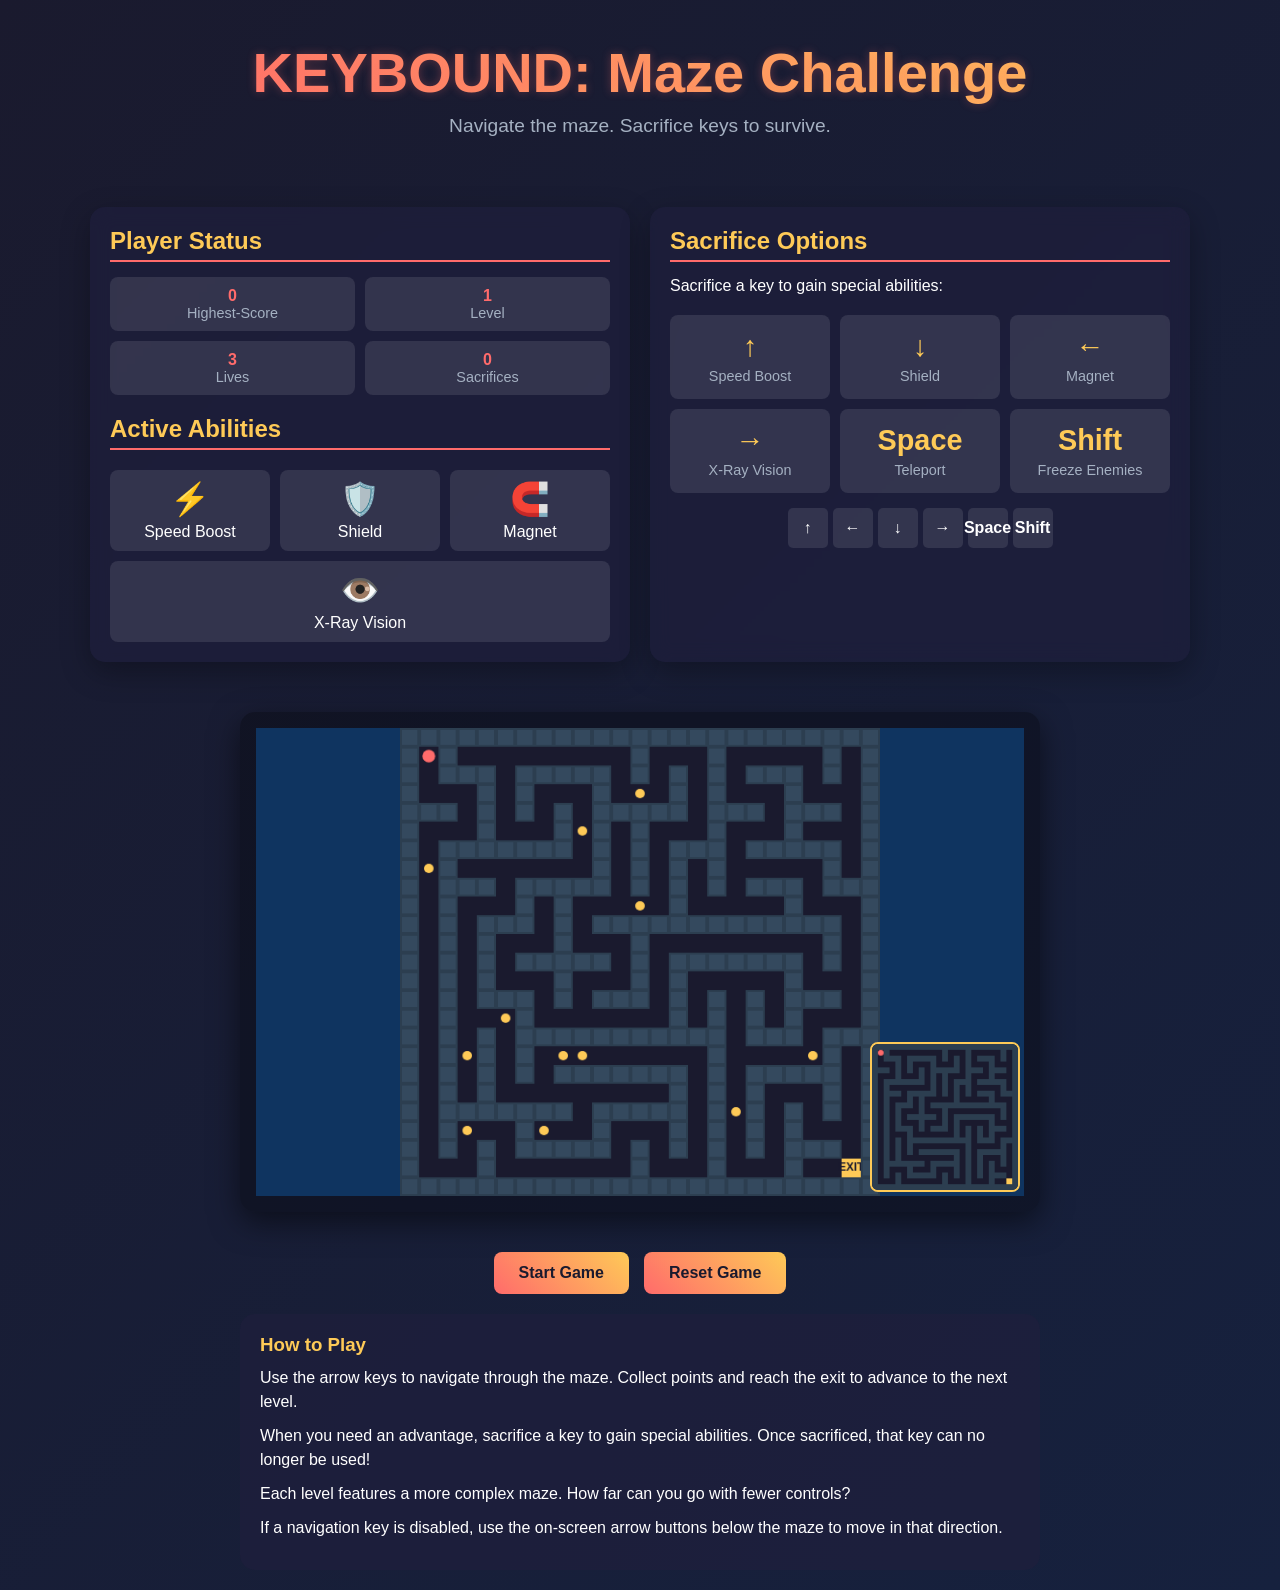
<file: index.html>
<!DOCTYPE html>
<html lang="en">
<head>
    <meta charset="UTF-8">
    <meta name="viewport" content="width=device-width, initial-scale=1.0">
    <title>KEYBOUND: Maze Challenge</title>
    <link rel="stylesheet" href="style.css">
</head>
<body>
    <div class="container">
        <header id="head">
            <h1> KEYBOUND: Maze Challenge</h1>
            <p class="subtitle">Navigate the maze. Sacrifice keys to survive.</p>
        </header>
        
        <div class="game-area" id="gameArea">
            <div class="player-section">
                <h2 class="section-title">Player Status</h2>
                <div class="stats">
                    <div class="stat">
                        <div class="stat-value" id="high">0</div>
                        <div class="stat-label">Highest-Score</div>
                    </div>
                    <div class="stat">
                        <div class="stat-value" id="leve">1</div>
                        <div class="stat-label">Level</div>
                    </div>
                    <div class="stat">
                        <div class="stat-value" id="">3</div>
                        <div class="stat-label">Lives</div>
                    </div>
                    <div class="stat">
                        <div class="stat-value" id="sacrifices">0</div>
                        <div class="stat-label">Sacrifices</div>
                    </div>
                </div>
                
                <h3 class="section-title">Active Abilities</h3>
                <div class="abilities">
                    <div class="ability" id="ability-speed">
                        <div class="ability-icon">⚡</div>
                        <div>Speed Boost</div>
                    </div>
                    <div class="ability" id="ability-shield">
                        <div class="ability-icon">🛡️</div>
                        <div>Shield</div>
                    </div>
                    <div class="ability" id="ability-magnet">
                        <div class="ability-icon">🧲</div>
                        <div>Magnet</div>
                    </div>
                    <div class="ability" id="ability-vision">
                        <div class="ability-icon">👁️</div>
                        <div>X-Ray Vision</div>
                    </div>
                </div>
            </div>
            
            <div class="sacrifice-section">
                <h2 class="section-title">Sacrifice Options</h2>
                <p>Sacrifice a key to gain special abilities:</p>
                
                <div class="sacrifice-options">
                    <div class="sacrifice-option" data-key="ArrowUp" data-ability="speed">
                        <div class="key">↑</div>
                        <div class="sacrifice-effect">Speed Boost</div>
                    </div>
                    <div class="sacrifice-option" data-key="ArrowDown" data-ability="shield">
                        <div class="key">↓</div>
                        <div class="sacrifice-effect">Shield</div>
                    </div>
                    <div class="sacrifice-option" data-key="ArrowLeft" data-ability="magnet">
                        <div class="key">←</div>
                        <div class="sacrifice-effect">Magnet</div>
                    </div>
                    <div class="sacrifice-option" data-key="ArrowRight" data-ability="vision">
                        <div class="key">→</div>
                        <div class="sacrifice-effect">X-Ray Vision</div>
                    </div>
                    <div class="sacrifice-option" data-key="Space" data-ability="teleport">
                        <div class="key">Space</div>
                        <div class="sacrifice-effect">Teleport</div>
                    </div>
                    <div class="sacrifice-option" data-key="Shift" data-ability="freeze">
                        <div class="key">Shift</div>
                        <div class="sacrifice-effect">Freeze Enemies</div>
                    </div>
                </div>
                
                <div class="keyboard">
                    <div class="keyboard-key" data-key="ArrowUp">↑</div>
                    <div class="keyboard-key" data-key="ArrowLeft">←</div>
                    <div class="keyboard-key" data-key="ArrowDown">↓</div>
                    <div class="keyboard-key" data-key="ArrowRight">→</div>
                    <div class="keyboard-key" data-key="Space">Space</div>
                    <div class="keyboard-key" data-key="Shift">Shift</div>
                </div>
            </div>
        </div>
        
        <div class="maze-container">
            <div id="gamestats">
                <span class="stat-value" id="score"></span>
                <span class="stat-value" id="lives"></span>
                <span class="stat-value" id="level"></span>
            </div>
            <canvas id="mazeCanvas"></canvas>
            <canvas class="mini-map" id="miniMap"></canvas>
            <div class="message" id="gameMessage">Game Over</div>
            
            <div id="onscreen-controls" style="display:none; text-align:center; margin:10px 0;">
                <button class="nav-btn" data-dir="ArrowUp">↑</button>
                <button class="nav-btn" data-dir="ArrowLeft">←</button>
                <button class="nav-btn" data-dir="ArrowDown">↓</button>
                <button class="nav-btn" data-dir="ArrowRight">→</button>
            </div>
        </div>
        
        <div class="controls">
            <button id="startButton">Start Game</button>
            <button id="resetButton">Reset Game</button>
        </div>
        
        <div class="instructions" id="play">
            <h3>How to Play</h3>
            <p>Use the arrow keys to navigate through the maze. Collect points and reach the exit to advance to the next level.</p>
            <p>When you need an advantage, sacrifice a key to gain special abilities. Once sacrificed, that key can no longer be used!</p>
            <p>Each level features a more complex maze. How far can you go with fewer controls?</p>
            <p>If a navigation key is disabled, use the on-screen arrow buttons below the maze to move in that direction.</p>
        </div>
    </div>
    <script src="script.js"></script>
</body>
</html>
</file>
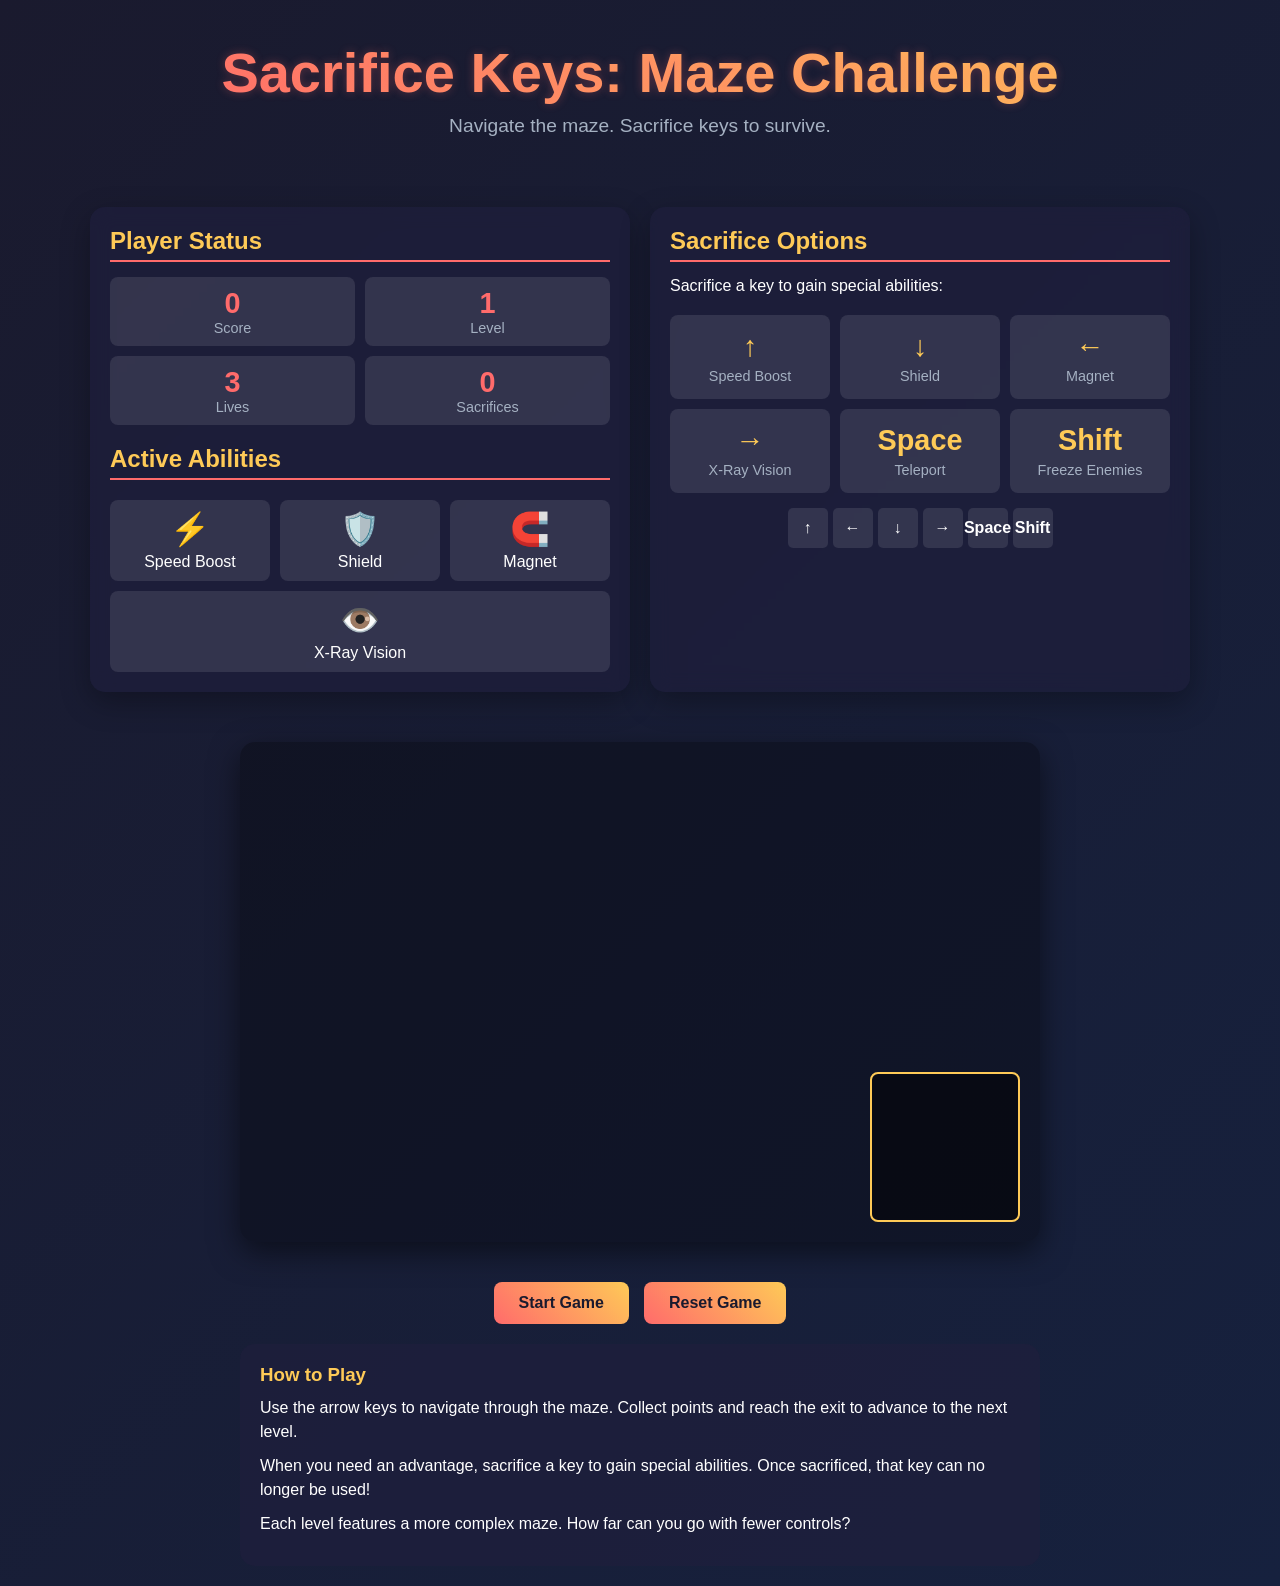
<file: Update.html>
<!DOCTYPE html>
<html lang="en">
<head>
    <meta charset="UTF-8">
    <meta name="viewport" content="width=device-width, initial-scale=1.0">
    <title>Sacrifice Keys: Maze Challenge</title>
    <style>
        * {
            margin: 0;
            padding: 0;
            box-sizing: border-box;
            font-family: 'Segoe UI', Tahoma, Geneva, Verdana, sans-serif;
        }
        
        body {
            background: linear-gradient(135deg, #1a1a2e 0%, #16213e 100%);
            color: #fff;
            min-height: 100vh;
            display: flex;
            flex-direction: column;
            align-items: center;
            padding: 20px;
            overflow-x: hidden;
        }
        
        .container {
            max-width: 1100px;
            width: 100%;
            display: flex;
            flex-direction: column;
            align-items: center;
        }
        
        header {
            text-align: center;
            margin-bottom: 30px;
            padding: 20px;
            width: 100%;
        }
        
        h1 {
            font-size: 3.5rem;
            margin-bottom: 10px;
            background: linear-gradient(45deg, #ff6b6b, #feca57);
            -webkit-background-clip: text;
            background-clip: text;
            color: transparent;
            text-shadow: 0 0 10px rgba(255, 107, 107, 0.3);
        }
        
        .subtitle {
            font-size: 1.2rem;
            color: #a5b1c2;
            margin-bottom: 20px;
        }
        
        .game-area {
            display: flex;
            flex-wrap: wrap;
            gap: 20px;
            justify-content: center;
            width: 100%;
            margin-bottom: 30px;
        }
        
        .player-section {
            flex: 1;
            min-width: 300px;
            background: rgba(30, 30, 60, 0.7);
            border-radius: 15px;
            padding: 20px;
            box-shadow: 0 10px 30px rgba(0, 0, 0, 0.3);
            backdrop-filter: blur(10px);
        }
        
        .sacrifice-section {
            flex: 1;
            min-width: 300px;
            background: rgba(30, 30, 60, 0.7);
            border-radius: 15px;
            padding: 20px;
            box-shadow: 0 10px 30px rgba(0, 0, 0, 0.3);
            backdrop-filter: blur(10px);
        }
        
        .section-title {
            font-size: 1.5rem;
            margin-bottom: 15px;
            color: #feca57;
            border-bottom: 2px solid #ff6b6b;
            padding-bottom: 5px;
        }
        
        .stats {
            display: grid;
            grid-template-columns: 1fr 1fr;
            gap: 10px;
            margin-bottom: 20px;
        }
        
        .stat {
            background: rgba(255, 255, 255, 0.1);
            padding: 10px;
            border-radius: 8px;
            text-align: center;
        }
        
        .stat-value {
            font-size: 1.8rem;
            font-weight: bold;
            color: #ff6b6b;
        }
        
        .stat-label {
            font-size: 0.9rem;
            color: #a5b1c2;
        }
        
        .abilities {
            display: flex;
            flex-wrap: wrap;
            gap: 10px;
            margin-top: 20px;
        }
        
        .ability {
            background: rgba(255, 255, 255, 0.1);
            padding: 10px;
            border-radius: 8px;
            text-align: center;
            flex: 1;
            min-width: 120px;
            transition: transform 0.3s, box-shadow 0.3s;
        }
        
        .ability.active {
            background: rgba(255, 107, 107, 0.3);
            box-shadow: 0 0 15px rgba(255, 107, 107, 0.5);
            transform: scale(1.05);
        }
        
        .ability-icon {
            font-size: 2rem;
            margin-bottom: 5px;
        }
        
        .sacrifice-options {
            display: grid;
            grid-template-columns: repeat(3, 1fr);
            gap: 10px;
            margin-top: 20px;
        }
        
        .sacrifice-option {
            background: rgba(255, 255, 255, 0.1);
            padding: 15px;
            border-radius: 8px;
            text-align: center;
            cursor: pointer;
            transition: all 0.3s;
        }
        
        .sacrifice-option:hover {
            background: rgba(255, 107, 107, 0.3);
            transform: translateY(-5px);
        }
        
        .sacrifice-option.sacrificed {
            background: rgba(100, 100, 100, 0.5);
            opacity: 0.5;
            cursor: not-allowed;
        }
        
        .key {
            font-size: 1.8rem;
            font-weight: bold;
            color: #feca57;
            margin-bottom: 5px;
        }
        
        .sacrifice-effect {
            font-size: 0.9rem;
            color: #a5b1c2;
        }
        
        .maze-container {
            width: 100%;
            max-width: 800px;
            height: 500px;
            background: rgba(0, 0, 0, 0.3);
            border-radius: 15px;
            overflow: hidden;
            margin: 20px 0;
            position: relative;
            box-shadow: 0 10px 30px rgba(0, 0, 0, 0.5);
        }
        
        #mazeCanvas {
            width: 100%;
            height: 100%;
        }
        
        .controls {
            display: flex;
            gap: 15px;
            margin-top: 20px;
        }
        
        button {
            padding: 12px 25px;
            border: none;
            border-radius: 8px;
            background: linear-gradient(45deg, #ff6b6b, #feca57);
            color: #1a1a2e;
            font-weight: bold;
            cursor: pointer;
            transition: transform 0.3s, box-shadow 0.3s;
            font-size: 1rem;
        }
        
        button:hover {
            transform: translateY(-3px);
            box-shadow: 0 5px 15px rgba(255, 107, 107, 0.4);
        }
        
        button:disabled {
            background: #555;
            color: #999;
            cursor: not-allowed;
            transform: none;
            box-shadow: none;
        }
        
        .message {
            position: absolute;
            top: 50%;
            left: 50%;
            transform: translate(-50%, -50%);
            background: rgba(0, 0, 0, 0.8);
            padding: 20px 40px;
            border-radius: 10px;
            text-align: center;
            font-size: 1.5rem;
            color: #feca57;
            display: none;
            z-index: 10;
            box-shadow: 0 0 30px rgba(255, 107, 107, 0.5);
        }
        
        .instructions {
            background: rgba(30, 30, 60, 0.7);
            border-radius: 15px;
            padding: 20px;
            margin-top: 20px;
            width: 100%;
            max-width: 800px;
        }
        
        .instructions h3 {
            color: #feca57;
            margin-bottom: 10px;
        }
        
        .instructions p {
            margin-bottom: 10px;
            line-height: 1.5;
        }
        
        .keyboard {
            display: flex;
            flex-wrap: wrap;
            justify-content: center;
            gap: 5px;
            margin-top: 15px;
            max-width: 600px;
        }
        
        .keyboard-key {
            width: 40px;
            height: 40px;
            background: rgba(255, 255, 255, 0.1);
            display: flex;
            align-items: center;
            justify-content: center;
            border-radius: 5px;
            font-weight: bold;
            transition: all 0.3s;
        }
        
        .keyboard-key.sacrificed {
            background: rgba(255, 107, 107, 0.3);
            transform: scale(0.9);
            opacity: 0.7;
        }
        
        .progress-bar {
            width: 100%;
            height: 10px;
            background: rgba(255, 255, 255, 0.1);
            border-radius: 5px;
            margin-top: 10px;
            overflow: hidden;
        }
        
        .progress {
            height: 100%;
            background: linear-gradient(90deg, #ff6b6b, #feca57);
            width: 0%;
            transition: width 0.5s;
        }
        
        .mini-map {
            width: 150px;
            height: 150px;
            background: rgba(0, 0, 0, 0.5);
            border: 2px solid #feca57;
            border-radius: 8px;
            position: absolute;
            bottom: 20px;
            right: 20px;
            z-index: 5;
        }
        
        @media (max-width: 768px) {
            .game-area {
                flex-direction: column;
            }
            
            .sacrifice-options {
                grid-template-columns: repeat(2, 1fr);
            }
            
            h1 {
                font-size: 2.5rem;
            }
            
            .mini-map {
                width: 100px;
                height: 100px;
                bottom: 10px;
                right: 10px;
            }
        }
    </style>
</head>
<body>
    <div class="container">
        <header>
            <h1>Sacrifice Keys: Maze Challenge</h1>
            <p class="subtitle">Navigate the maze. Sacrifice keys to survive.</p>
        </header>
        
        <div class="game-area">
            <div class="player-section">
                <h2 class="section-title">Player Status</h2>
                <div class="stats">
                    <div class="stat">
                        <div class="stat-value" id="score">0</div>
                        <div class="stat-label">Score</div>
                    </div>
                    <div class="stat">
                        <div class="stat-value" id="level">1</div>
                        <div class="stat-label">Level</div>
                    </div>
                    <div class="stat">
                        <div class="stat-value" id="lives">3</div>
                        <div class="stat-label">Lives</div>
                    </div>
                    <div class="stat">
                        <div class="stat-value" id="sacrifices">0</div>
                        <div class="stat-label">Sacrifices</div>
                    </div>
                </div>
                
                <h3 class="section-title">Active Abilities</h3>
                <div class="abilities">
                    <div class="ability" id="ability-speed">
                        <div class="ability-icon">⚡</div>
                        <div>Speed Boost</div>
                    </div>
                    <div class="ability" id="ability-shield">
                        <div class="ability-icon">🛡️</div>
                        <div>Shield</div>
                    </div>
                    <div class="ability" id="ability-magnet">
                        <div class="ability-icon">🧲</div>
                        <div>Magnet</div>
                    </div>
                    <div class="ability" id="ability-vision">
                        <div class="ability-icon">👁️</div>
                        <div>X-Ray Vision</div>
                    </div>
                </div>
            </div>
            
            <div class="sacrifice-section">
                <h2 class="section-title">Sacrifice Options</h2>
                <p>Sacrifice a key to gain special abilities:</p>
                
                <div class="sacrifice-options">
                    <div class="sacrifice-option" data-key="ArrowUp" data-ability="speed">
                        <div class="key">↑</div>
                        <div class="sacrifice-effect">Speed Boost</div>
                    </div>
                    <div class="sacrifice-option" data-key="ArrowDown" data-ability="shield">
                        <div class="key">↓</div>
                        <div class="sacrifice-effect">Shield</div>
                    </div>
                    <div class="sacrifice-option" data-key="ArrowLeft" data-ability="magnet">
                        <div class="key">←</div>
                        <div class="sacrifice-effect">Magnet</div>
                    </div>
                    <div class="sacrifice-option" data-key="ArrowRight" data-ability="vision">
                        <div class="key">→</div>
                        <div class="sacrifice-effect">X-Ray Vision</div>
                    </div>
                    <div class="sacrifice-option" data-key="Space" data-ability="teleport">
                        <div class="key">Space</div>
                        <div class="sacrifice-effect">Teleport</div>
                    </div>
                    <div class="sacrifice-option" data-key="Shift" data-ability="freeze">
                        <div class="key">Shift</div>
                        <div class="sacrifice-effect">Freeze Enemies</div>
                    </div>
                </div>
                
                <div class="keyboard">
                    <div class="keyboard-key" data-key="ArrowUp">↑</div>
                    <div class="keyboard-key" data-key="ArrowLeft">←</div>
                    <div class="keyboard-key" data-key="ArrowDown">↓</div>
                    <div class="keyboard-key" data-key="ArrowRight">→</div>
                    <div class="keyboard-key" data-key="Space">Space</div>
                    <div class="keyboard-key" data-key="Shift">Shift</div>
                </div>
            </div>
        </div>
        
        <div class="maze-container">
            <canvas id="mazeCanvas"></canvas>
            <div class="mini-map" id="miniMap"></div>
            <div class="message" id="gameMessage">Game Over</div>
        </div>
        
        <div class="controls">
            <button id="startButton">Start Game</button>
            <button id="resetButton">Reset Game</button>
        </div>
        
        <div class="instructions">
            <h3>How to Play</h3>
            <p>Use the arrow keys to navigate through the maze. Collect points and reach the exit to advance to the next level.</p>
            <p>When you need an advantage, sacrifice a key to gain special abilities. Once sacrificed, that key can no longer be used!</p>
            <p>Each level features a more complex maze. How far can you go with fewer controls?</p>
        </div>
    </div>

    <script>
        // Game variables
        let canvas, ctx, miniMapCtx;
        let gameActive = false;
        let score = 0;
        let level = 1;
        let lives = 3;
        let sacrifices = 0;
        let player;
        let maze = [];
        let mazeWidth = 25;
        let mazeHeight = 25;
        let cellSize = 20;
        let points = [];
        let enemies = [];
        let exit;
        let sacrificedKeys = {};
        let activeAbilities = {};
        
        // Initialize game
        function init() {
            canvas = document.getElementById('mazeCanvas');
            ctx = canvas.getContext('2d');
            
            // Set canvas dimensions
            canvas.width = canvas.offsetWidth;
            canvas.height = canvas.offsetHeight;
            
            // Set up mini-map
            const miniMap = document.getElementById('miniMap');
            miniMapCtx = miniMap.getContext('2d');
            
            // Adjust cell size based on canvas size
            cellSize = Math.min(Math.floor(canvas.width / mazeWidth), Math.floor(canvas.height / mazeHeight));
            
            // Initialize player
            player = {
                x: 1,
                y: 1,
                width: cellSize * 0.7,
                height: cellSize * 0.7,
                color: '#ff6b6b',
                speed: 1
            };
            
            // Generate initial maze
            generateMaze();
            
            // Set up event listeners
            document.getElementById('startButton').addEventListener('click', startGame);
            document.getElementById('resetButton').addEventListener('click', resetGame);
            
            // Set up sacrifice options
            document.querySelectorAll('.sacrifice-option').forEach(option => {
                option.addEventListener('click', function() {
                    if (!gameActive) return;
                    
                    const key = this.getAttribute('data-key');
                    const ability = this.getAttribute('data-ability');
                    
                    if (!sacrificedKeys[key]) {
                        sacrificeKey(key, ability);
                        this.classList.add('sacrificed');
                    }
                });
            });
            
            // Set up keyboard controls
            document.addEventListener('keydown', handleKeyDown);
            
            // Draw initial state
            draw();
        }
        
        // Generate a random maze using Depth-First Search algorithm
        function generateMaze() {
            // Initialize maze with walls
            maze = [];
            for (let y = 0; y < mazeHeight; y++) {
                maze[y] = [];
                for (let x = 0; x < mazeWidth; x++) {
                    maze[y][x] = 1; // 1 represents a wall
                }
            }
            
            // Stack for DFS
            let stack = [];
            
            // Start from a random cell (ensuring it's odd to create proper paths)
            let startX = 1;
            let startY = 1;
            maze[startY][startX] = 0; // 0 represents a path
            
            stack.push([startX, startY]);
            
            // DFS algorithm to generate maze
            while (stack.length > 0) {
                let [x, y] = stack[stack.length - 1];
                
                // Find all unvisited neighbors
                let neighbors = [];
                
                // Check all four directions
                if (y - 2 > 0 && maze[y - 2][x] === 1) neighbors.push([x, y - 2, x, y - 1]);
                if (y + 2 < mazeHeight - 1 && maze[y + 2][x] === 1) neighbors.push([x, y + 2, x, y + 1]);
                if (x - 2 > 0 && maze[y][x - 2] === 1) neighbors.push([x - 2, y, x - 1, y]);
                if (x + 2 < mazeWidth - 1 && maze[y][x + 2] === 1) neighbors.push([x + 2, y, x + 1, y]);
                
                if (neighbors.length > 0) {
                    // Choose a random neighbor
                    let [nx, ny, wx, wy] = neighbors[Math.floor(Math.random() * neighbors.length)];
                    
                    // Remove the wall between current cell and chosen neighbor
                    maze[wy][wx] = 0;
                    maze[ny][nx] = 0;
                    
                    // Push the neighbor to the stack
                    stack.push([nx, ny]);
                } else {
                    // Backtrack
                    stack.pop();
                }
            }
            
            // Create exit at bottom-right corner
            exit = { x: mazeWidth - 2, y: mazeHeight - 2 };
            maze[exit.y][exit.x] = 2; // 2 represents exit
            
            // Generate points randomly in the maze
            points = [];
            for (let i = 0; i < 10 + level * 2; i++) {
                let pointX, pointY;
                do {
                    pointX = Math.floor(Math.random() * (mazeWidth - 2)) + 1;
                    pointY = Math.floor(Math.random() * (mazeHeight - 2)) + 1;
                } while (maze[pointY][pointX] !== 0 || (pointX === 1 && pointY === 1));
                
                points.push({
                    x: pointX,
                    y: pointY,
                    collected: false
                });
            }
            
            // Generate enemies for higher levels
            enemies = [];
            if (level > 1) {
                for (let i = 0; i < level - 1; i++) {
                    let enemyX, enemyY;
                    do {
                        enemyX = Math.floor(Math.random() * (mazeWidth - 2)) + 1;
                        enemyY = Math.floor(Math.random() * (mazeHeight - 2)) + 1;
                    } while (maze[enemyY][enemyX] !== 0 || 
                            (enemyX === 1 && enemyY === 1) ||
                            (enemyX === exit.x && enemyY === exit.y));
                    
                    enemies.push({
                        x: enemyX,
                        y: enemyY,
                        direction: Math.floor(Math.random() * 4), // 0: up, 1: right, 2: down, 3: left
                        moveCounter: 0
                    });
                }
            }
        }
        
        // Start the game
        function startGame() {
            if (gameActive) return;
            
            gameActive = true;
            document.getElementById('startButton').disabled = true;
            document.getElementById('gameMessage').style.display = 'none';
            
            // Reset game state
            score = 0;
            level = 1;
            lives = 3;
            sacrifices = 0;
            
            generateMaze();
            player.x = 1;
            player.y = 1;
            
            updateUI();
            gameLoop();
        }
        
        // Reset the game
        function resetGame() {
            gameActive = false;
            document.getElementById('startButton').disabled = false;
            
            // Reset sacrificed keys
            sacrificedKeys = {};
            activeAbilities = {};
            
            // Reset UI for sacrificed keys
            document.querySelectorAll('.sacrifice-option').forEach(option => {
                option.classList.remove('sacrificed');
            });
            
            document.querySelectorAll('.keyboard-key').forEach(key => {
                key.classList.remove('sacrificed');
            });
            
            document.querySelectorAll('.ability').forEach(ability => {
                ability.classList.remove('active');
            });
            
            init();
        }
        
        // Main game loop
        function gameLoop() {
            if (!gameActive) return;
            
            update();
            draw();
            
            requestAnimationFrame(gameLoop);
        }
        
        // Update game state
        function update() {
            // Update player position based on active abilities
            if (activeAbilities.speed) {
                player.speed = 2;
            } else {
                player.speed = 1;
            }
            
            // Check if player reached the exit
            if (player.x === exit.x && player.y === exit.y) {
                levelUp();
                return;
            }
            
            // Check for point collection
            for (let i = 0; i < points.length; i++) {
                if (!points[i].collected && player.x === points[i].x && player.y === points[i].y) {
                    points[i].collected = true;
                    score += 10;
                    updateUI();
                }
            }
            
            // Update enemies
            if (!activeAbilities.freeze) {
                for (let i = 0; i < enemies.length; i++) {
                    enemies[i].moveCounter++;
                    
                    // Move enemy every 10 frames
                    if (enemies[i].moveCounter >= 10) {
                        enemies[i].moveCounter = 0;
                        
                        // Try to move in current direction, if blocked, change direction
                        let newX = enemies[i].x;
                        let newY = enemies[i].y;
                        
                        switch (enemies[i].direction) {
                            case 0: newY--; break; // Up
                            case 1: newX++; break; // Right
                            case 2: newY++; break; // Down
                            case 3: newX--; break; // Left
                        }
                        
                        // Check if new position is valid (not a wall)
                        if (newX >= 0 && newX < mazeWidth && newY >= 0 && newY < mazeHeight && 
                            maze[newY][newX] !== 1) {
                            enemies[i].x = newX;
                            enemies[i].y = newY;
                        } else {
                            // Change direction if blocked
                            enemies[i].direction = Math.floor(Math.random() * 4);
                        }
                        
                        // Check for collision with player
                        if (enemies[i].x === player.x && enemies[i].y === player.y) {
                            if (activeAbilities.shield) {
                                // Shield protects from one hit
                                activeAbilities.shield = false;
                                document.getElementById('ability-shield').classList.remove('active');
                            } else {
                                lives--;
                                updateUI();
                                
                                if (lives <= 0) {
                                    gameOver();
                                    return;
                                } else {
                                    // Reset player position
                                    player.x = 1;
                                    player.y = 1;
                                }
                            }
                        }
                    }
                }
            }
            
            // Update ability durations
            updateAbilities();
        }
        
        // Draw everything
        function draw() {
            // Clear canvas
            ctx.fillStyle = '#0f3460';
            ctx.fillRect(0, 0, canvas.width, canvas.height);
            
            // Calculate offset to center the maze on the player
            const offsetX = (canvas.width - mazeWidth * cellSize) / 2;
            const offsetY = (canvas.height - mazeHeight * cellSize) / 2;
            
            // Draw maze
            for (let y = 0; y < mazeHeight; y++) {
                for (let x = 0; x < mazeWidth; x++) {
                    const cellX = offsetX + x * cellSize;
                    const cellY = offsetY + y * cellSize;
                    
                    if (maze[y][x] === 1) {
                        // Draw wall
                        ctx.fillStyle = '#2c3e50';
                        ctx.fillRect(cellX, cellY, cellSize, cellSize);
                        
                        // Add texture to walls
                        ctx.fillStyle = '#34495e';
                        ctx.fillRect(cellX + 2, cellY + 2, cellSize - 4, cellSize - 4);
                    } else if (maze[y][x] === 2) {
                        // Draw exit
                        ctx.fillStyle = '#feca57';
                        ctx.fillRect(cellX, cellY, cellSize, cellSize);
                        
                        ctx.fillStyle = '#1a1a2e';
                        ctx.font = 'bold ' + (cellSize * 0.6) + 'px Arial';
                        ctx.textAlign = 'center';
                        ctx.textBaseline = 'middle';
                        ctx.fillText('EXIT', cellX + cellSize/2, cellY + cellSize/2);
                    } else {
                        // Draw path
                        ctx.fillStyle = '#1a1a2e';
                        ctx.fillRect(cellX, cellY, cellSize, cellSize);
                    }
                }
            }
            
            // Draw points
            for (let i = 0; i < points.length; i++) {
                if (!points[i].collected) {
                    const pointX = offsetX + points[i].x * cellSize + cellSize/2;
                    const pointY = offsetY + points[i].y * cellSize + cellSize/2;
                    
                    ctx.fillStyle = '#feca57';
                    ctx.beginPath();
                    ctx.arc(pointX, pointY, cellSize/4, 0, Math.PI * 2);
                    ctx.fill();
                    
                    // Add glow effect if magnet ability is active
                    if (activeAbilities.magnet) {
                        ctx.shadowColor = '#feca57';
                        ctx.shadowBlur = 10;
                        ctx.fill();
                        ctx.shadowBlur = 0;
                    }
                }
            }
            
            // Draw enemies
            for (let i = 0; i < enemies.length; i++) {
                const enemyX = offsetX + enemies[i].x * cellSize + cellSize/2;
                const enemyY = offsetY + enemies[i].y * cellSize + cellSize/2;
                
                ctx.fillStyle = '#ff6b6b';
                ctx.beginPath();
                ctx.arc(enemyX, enemyY, cellSize/3, 0, Math.PI * 2);
                ctx.fill();
                
                // Draw enemy eyes
                ctx.fillStyle = '#fff';
                ctx.beginPath();
                ctx.arc(enemyX - cellSize/8, enemyY - cellSize/8, cellSize/10, 0, Math.PI * 2);
                ctx.arc(enemyX + cellSize/8, enemyY - cellSize/8, cellSize/10, 0, Math.PI * 2);
                ctx.fill();
            }
            
            // Draw player
            const playerX = offsetX + player.x * cellSize + cellSize/2;
            const playerY = offsetY + player.y * cellSize + cellSize/2;
            
            ctx.fillStyle = player.color;
            ctx.beginPath();
            ctx.arc(playerX, playerY, cellSize/3, 0, Math.PI * 2);
            ctx.fill();
            
            // Draw shield if active
            if (activeAbilities.shield) {
                ctx.strokeStyle = '#feca57';
                ctx.lineWidth = 3;
                ctx.beginPath();
                ctx.arc(playerX, playerY, cellSize/2, 0, Math.PI * 2);
                ctx.stroke();
            }
            
            // Draw mini-map
            drawMiniMap();
        }
        
        // Draw the mini-map
        function drawMiniMap() {
            const miniMapSize = 150;
            const cellSizeMini = miniMapSize / mazeWidth;
            
            // Clear mini-map
            miniMapCtx.fillStyle = 'rgba(0, 0, 0, 0.7)';
            miniMapCtx.fillRect(0, 0, miniMapSize, miniMapSize);
            
            // Draw maze on mini-map
            for (let y = 0; y < mazeHeight; y++) {
                for (let x = 0; x < mazeWidth; x++) {
                    if (maze[y][x] === 1) {
                        miniMapCtx.fillStyle = '#2c3e50';
                    } else if (maze[y][x] === 2) {
                        miniMapCtx.fillStyle = '#feca57';
                    } else {
                        miniMapCtx.fillStyle = '#1a1a2e';
                    }
                    
                    miniMapCtx.fillRect(x * cellSizeMini, y * cellSizeMini, cellSizeMini, cellSizeMini);
                }
            }
            
            // Draw player on mini-map
            miniMapCtx.fillStyle = '#ff6b6b';
            miniMapCtx.beginPath();
            miniMapCtx.arc(player.x * cellSizeMini + cellSizeMini/2, 
                          player.y * cellSizeMini + cellSizeMini/2, 
                          cellSizeMini/2, 0, Math.PI * 2);
            miniMapCtx.fill();
            
            // Draw enemies on mini-map
            miniMapCtx.fillStyle = '#ff6b6b';
            for (let i = 0; i < enemies.length; i++) {
                miniMapCtx.beginPath();
                miniMapCtx.arc(enemies[i].x * cellSizeMini + cellSizeMini/2, 
                              enemies[i].y * cellSizeMini + cellSizeMini/2, 
                              cellSizeMini/3, 0, Math.PI * 2);
                miniMapCtx.fill();
            }
            
            // Draw exit on mini-map
            miniMapCtx.fillStyle = '#feca57';
            miniMapCtx.fillRect(exit.x * cellSizeMini, exit.y * cellSizeMini, cellSizeMini, cellSizeMini);
        }
        
        // Handle keyboard input
        function handleKeyDown(e) {
            if (!gameActive || sacrificedKeys[e.code]) return;
            
            let newX = player.x;
            let newY = player.y;
            
            switch(e.code) {
                case 'ArrowUp':
                    newY--;
                    break;
                case 'ArrowDown':
                    newY++;
                    break;
                case 'ArrowLeft':
                    newX--;
                    break;
                case 'ArrowRight':
                    newX++;
                    break;
                case 'Space':
                    if (activeAbilities.teleport) {
                        // Teleport to a random empty cell
                        let teleportX, teleportY;
                        do {
                            teleportX = Math.floor(Math.random() * (mazeWidth - 2)) + 1;
                            teleportY = Math.floor(Math.random() * (mazeHeight - 2)) + 1;
                        } while (maze[teleportY][teleportX] !== 0);
                        
                        player.x = teleportX;
                        player.y = teleportY;
                        return;
                    }
                    break;
            }
            
            // Check if new position is valid (not a wall)
            if (newX >= 0 && newX < mazeWidth && newY >= 0 && newY < mazeHeight && 
                maze[newY][newX] !== 1) {
                player.x = newX;
                player.y = newY;
                
                // Check for collision with enemies
                for (let i = 0; i < enemies.length; i++) {
                    if (enemies[i].x === player.x && enemies[i].y === player.y) {
                        if (activeAbilities.shield) {
                            // Shield protects from one hit
                            activeAbilities.shield = false;
                            document.getElementById('ability-shield').classList.remove('active');
                        } else {
                            lives--;
                            updateUI();
                            
                            if (lives <= 0) {
                                gameOver();
                                return;
                            } else {
                                // Reset player position
                                player.x = 1;
                                player.y = 1;
                            }
                        }
                        break;
                    }
                }
            }
        }
        
        // Sacrifice a key to gain an ability
        function sacrificeKey(key, ability) {
            sacrificedKeys[key] = true;
            sacrifices++;
            
            // Update UI for sacrificed key
            document.querySelector(`.keyboard-key[data-key="${key}"]`).classList.add('sacrificed');
            
            // Activate ability
            activateAbility(ability);
            
            updateUI();
        }
        
        // Activate an ability
        function activateAbility(ability) {
            activeAbilities[ability] = true;
            
            // Update UI for active ability
            document.getElementById(`ability-${ability}`).classList.add('active');
            
            // Set ability duration (15 seconds)
            setTimeout(() => {
                activeAbilities[ability] = false;
                document.getElementById(`ability-${ability}`).classList.remove('active');
            }, 15000);
        }
        
        // Update ability durations
        function updateAbilities() {
            // This would track ability durations if we had multiple active
            // For simplicity, we're using timeouts in activateAbility
        }
        
        // Level up the game
        function levelUp() {
            level++;
            score += 100;
            
            // Generate new maze for the next level
            generateMaze();
            player.x = 1;
            player.y = 1;
            
            updateUI();
            
            // Show level up message
            const message = document.getElementById('gameMessage');
            message.textContent = `Level ${level}!`;
            message.style.display = 'block';
            
            setTimeout(() => {
                message.style.display = 'none';
            }, 2000);
        }
        
        // Game over
        function gameOver() {
            gameActive = false;
            document.getElementById('startButton').disabled = false;
            
            const message = document.getElementById('gameMessage');
            message.textContent = `Game Over! Final Score: ${score}`;
            message.style.display = 'block';
        }
        
        // Update the UI
        function updateUI() {
            document.getElementById('score').textContent = score;
            document.getElementById('level').textContent = level;
            document.getElementById('lives').textContent = lives;
            document.getElementById('sacrifices').textContent = sacrifices;
            
            // Update progress bar for next level
            const progress = document.querySelector('.progress');
            const progressPercent = (score % 100) / 100 * 100;
            progress.style.width = `${progressPercent}%`;
        }
        
        // Initialize the game when the page loads
        window.addEventListener('load', init);
        
        // Handle window resize
        window.addEventListener('resize', function() {
            if (canvas) {
                canvas.width = canvas.offsetWidth;
                canvas.height = canvas.offsetHeight;
                
                // Regenerate maze with new cell size
                cellSize = Math.min(Math.floor(canvas.width / mazeWidth), Math.floor(canvas.height / mazeHeight));
            }
        });
    </script>
</body>
</html>
</file>
<file: style.css>
* {
            margin: 0;
            padding: 0;
            box-sizing: border-box;
            font-family: 'Segoe UI', Tahoma, Geneva, Verdana, sans-serif;
        }
        
        body {
            background: linear-gradient(135deg, #1a1a2e 0%, #16213e 100%);
            color: #fff;
            min-height: 100vh;
            display: flex;
            flex-direction: column;
            align-items: center;
            padding: 20px;
            overflow-x: hidden;
        }
        
        .container {
            max-width: 1100px;
            width: 100%;
            display: flex;
            flex-direction: column;
            align-items: center;
        }
        
        header {
            text-align: center;
            margin-bottom: 30px;
            padding: 20px;
            width: 100%;
        }
        
        h1 {
            font-size: 3.5rem;
            margin-bottom: 10px;
            background: linear-gradient(45deg, #ff6b6b, #feca57);
            -webkit-background-clip: text;
            background-clip: text;
            color: transparent;
            text-shadow: 0 0 10px rgba(255, 107, 107, 0.3);
        }
        
        .subtitle {
            font-size: 1.2rem;
            color: #a5b1c2;
            margin-bottom: 20px;
        }
        
        .game-area {
            display: flex;
            flex-wrap: wrap;
            gap: 20px;
            justify-content: center;
            width: 100%;
            margin-bottom: 30px;
        }
        
        .player-section {
            flex: 1;
            min-width: 300px;
            background: rgba(30, 30, 60, 0.7);
            border-radius: 15px;
            padding: 20px;
            box-shadow: 0 10px 30px rgba(0, 0, 0, 0.3);
            backdrop-filter: blur(10px);
        }
        
        .sacrifice-section {
            flex: 1;
            min-width: 300px;
            background: rgba(30, 30, 60, 0.7);
            border-radius: 15px;
            padding: 20px;
            box-shadow: 0 10px 30px rgba(0, 0, 0, 0.3);
            backdrop-filter: blur(10px);
        }
        
        .section-title {
            font-size: 1.5rem;
            margin-bottom: 15px;
            color: #feca57;
            border-bottom: 2px solid #ff6b6b;
            padding-bottom: 5px;
        }
        
        .stats {
            display: grid;
            grid-template-columns: 1fr 1fr;
            gap: 10px;
            margin-bottom: 20px;
        }
        
        .stat {
            background: rgba(255, 255, 255, 0.1);
            padding: 10px;
            border-radius: 8px;
            text-align: center;
        }
        
        .stat-value {
            font-size: 1rem;
            font-weight: 700;
            color: #ff6b6b;
        }
        
        .stat-label {
            font-size: 0.9rem;
            color: #a5b1c2;
        }
        
        .abilities {
            display: flex;
            flex-wrap: wrap;
            gap: 10px;
            margin-top: 20px;
        }
        
        .ability {
            background: rgba(255, 255, 255, 0.1);
            padding: 10px;
            border-radius: 8px;
            text-align: center;
            flex: 1;
            min-width: 120px;
            transition: transform 0.3s, box-shadow 0.3s;
        }
        
        .ability.active {
            background: rgba(255, 107, 107, 0.3);
            box-shadow: 0 0 15px rgba(255, 107, 107, 0.5);
            transform: scale(1.05);
        }
        
        .ability-icon {
            font-size: 2rem;
            margin-bottom: 5px;
        }
        
        .sacrifice-options {
            display: grid;
            grid-template-columns: repeat(3, 1fr);
            gap: 10px;
            margin-top: 20px;
        }
        
        .sacrifice-option {
            background: rgba(255, 255, 255, 0.1);
            padding: 15px;
            border-radius: 8px;
            text-align: center;
            cursor: pointer;
            transition: all 0.3s;
        }
        
        .sacrifice-option:hover {
            background: rgba(255, 107, 107, 0.3);
            transform: translateY(-5px);
        }
        
        .sacrifice-option.sacrificed {
            background: rgba(100, 100, 100, 0.5);
            opacity: 0.5;
            cursor: not-allowed;
        }
        
        .key {
            font-size: 1.8rem;
            font-weight: bold;
            color: #feca57;
            margin-bottom: 5px;
        }
        
        .sacrifice-effect {
            font-size: 0.9rem;
            color: #a5b1c2;
        }
        
        .maze-container {
            width: 100%;
            max-width: 800px;
            height: 500px;
            background: rgba(0, 0, 0, 0.3);
            border-radius: 15px;
            overflow: hidden;
            margin: 20px 0;
            position: relative;
            box-shadow: 0 10px 30px rgba(0, 0, 0, 0.5);
            padding: 1rem;
        }
        
        #mazeCanvas {
            width: 100%;
            height: 100%;
        }
        
        #gamestats{
            display: flex;
            justify-content: space-between;
        }
        .controls {
            display: flex;
            gap: 15px;
            margin-top: 20px;
        }
        
        button {
            padding: 12px 25px;
            border: none;
            border-radius: 8px;
            background: linear-gradient(45deg, #ff6b6b, #feca57);
            color: #1a1a2e;
            font-weight: bold;
            cursor: pointer;
            transition: transform 0.3s, box-shadow 0.3s;
            font-size: 1rem;
        }
        
        button:hover {
            transform: translateY(-3px);
            box-shadow: 0 5px 15px rgba(255, 107, 107, 0.4);
        }
        
        button:disabled {
            background: #555;
            color: #999;
            cursor: not-allowed;
            transform: none;
            box-shadow: none;
        }
        
        .message {
            position: absolute;
            top: 50%;
            left: 50%;
            transform: translate(-50%, -50%);
            background: rgba(0, 0, 0, 0.8);
            padding: 20px 40px;
            border-radius: 10px;
            text-align: center;
            font-size: 1.5rem;
            color: #feca57;
            display: none;
            z-index: 10;
            box-shadow: 0 0 30px rgba(255, 107, 107, 0.5);
        }
        
        .instructions {
            background: rgba(30, 30, 60, 0.7);
            border-radius: 15px;
            padding: 20px;
            margin-top: 20px;
            width: 100%;
            max-width: 800px;
        }
        
        .instructions h3 {
            color: #feca57;
            margin-bottom: 10px;
        }
        
        .instructions p {
            margin-bottom: 10px;
            line-height: 1.5;
        }
        
        .keyboard {
            display: flex;
            flex-wrap: wrap;
            justify-content: center;
            gap: 5px;
            margin-top: 15px;
            max-width: 600px;
        }
        
        .keyboard-key {
            width: 40px;
            height: 40px;
            background: rgba(255, 255, 255, 0.1);
            display: flex;
            align-items: center;
            justify-content: center;
            border-radius: 5px;
            font-weight: bold;
            transition: all 0.3s;
        }
        
        .keyboard-key.sacrificed {
            background: rgba(255, 107, 107, 0.3);
            transform: scale(0.9);
            opacity: 0.7;
        }
        
        .progress-bar {
            width: 100%;
            height: 10px;
            background: rgba(255, 255, 255, 0.1);
            border-radius: 5px;
            margin-top: 10px;
            overflow: hidden;
        }
        
        .progress {
            height: 100%;
            background: linear-gradient(90deg, #ff6b6b, #feca57);
            width: 0%;
            transition: width 0.5s;
        }
        
        .mini-map {
            width: 150px;
            height: 150px;
            background: rgba(0, 0, 0, 0.5);
            border: 2px solid #feca57;
            border-radius: 8px;
            position: absolute;
            bottom: 20px;
            right: 20px;
            z-index: 5;
        }
        
        @media (max-width: 768px) {
            .game-area {
                flex-direction: column;
            }
            
            .sacrifice-options {
                grid-template-columns: repeat(2, 1fr);
            }
            
            h1 {
                font-size: 2.5rem;
            }
            
            .mini-map {
                width: 100px;
                height: 100px;
                bottom: 10px;
                right: 10px;
            }
        }
</file>
